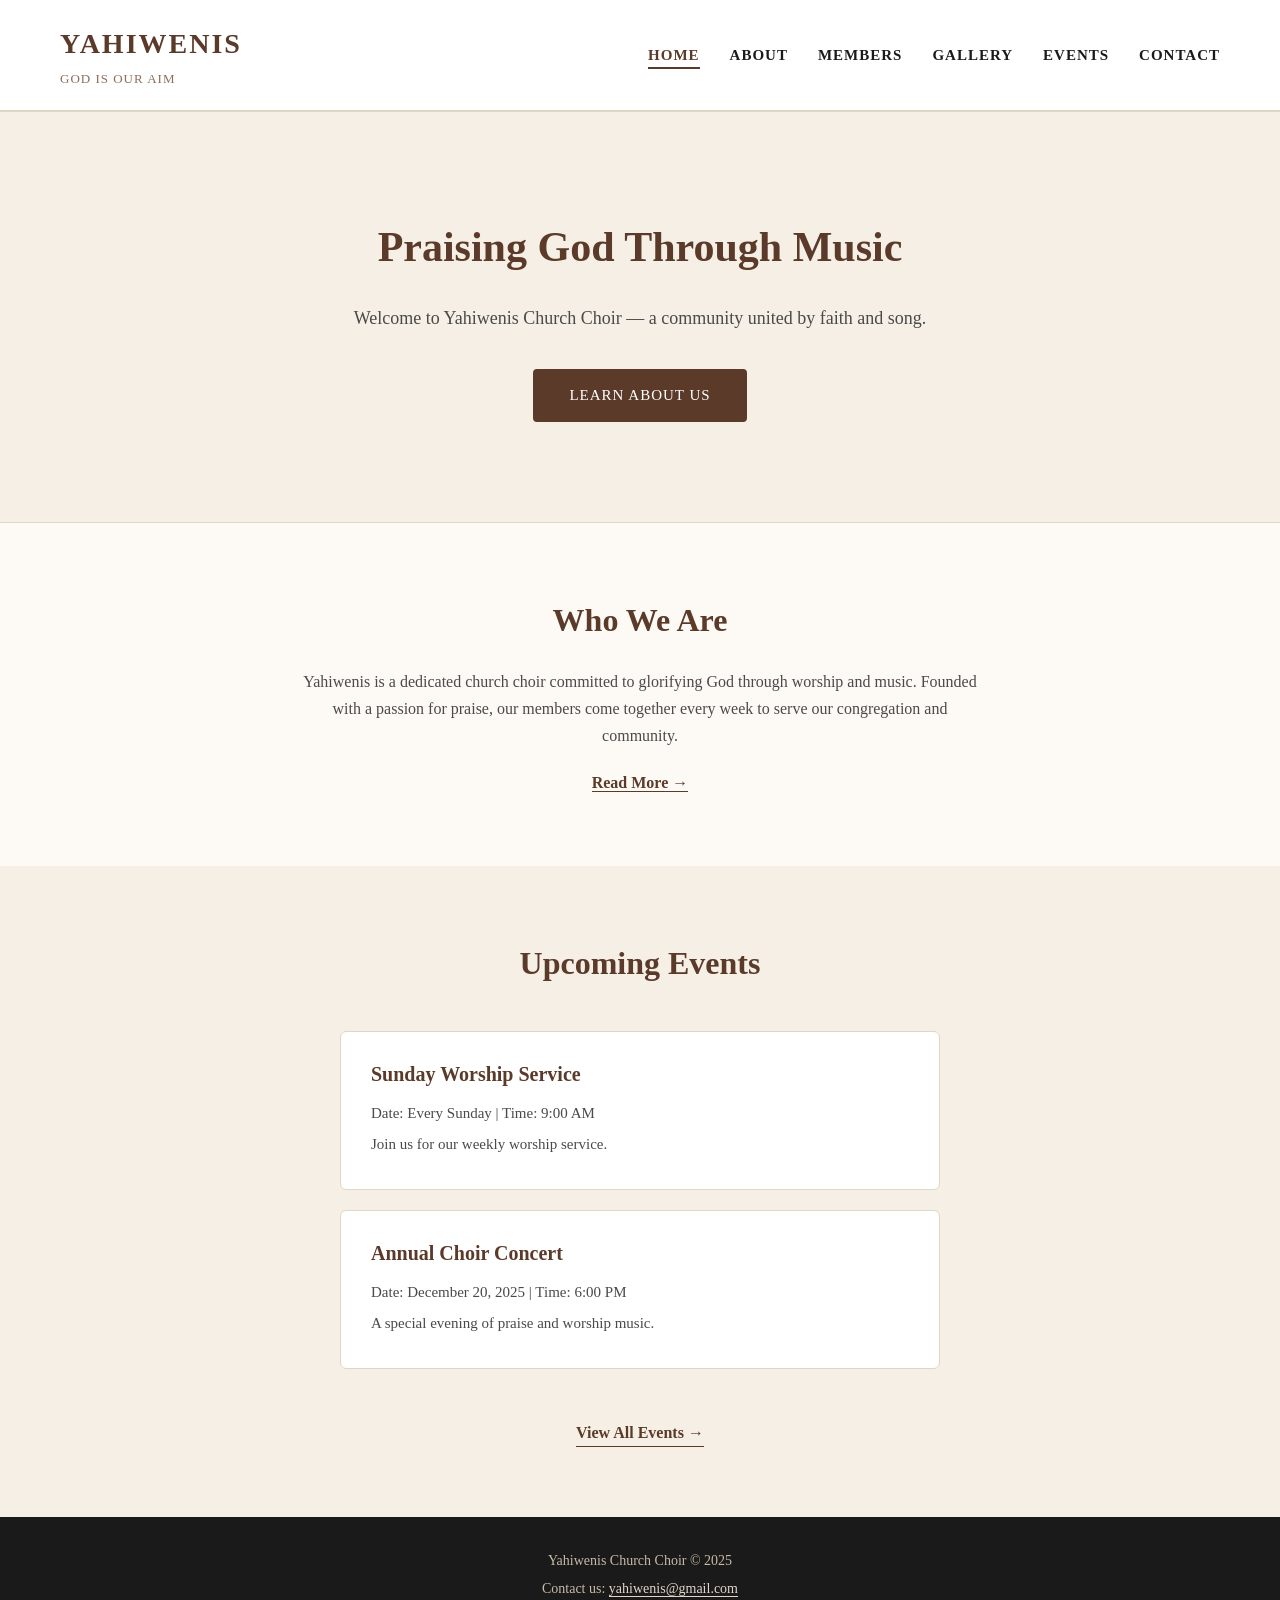
<file: index.html>
<!DOCTYPE html>
<html lang="en">

  <head>
    <meta charset="UTF-8">
    <meta name="viewport" content="width=device-width, initial-scale=1.0">
    <meta name="description" content="Yahiwenis Church Choir - Praising God through music">
    <title>Yahiwenis Church Choir</title>
    <link rel="stylesheet" href="styles.css">
  </head>

  <body>

    <!-- HEADER & NAVIGATION -->
    <header>
      <div class="logo">
        <h1>YAHIWENIS</h1>
        <p>GOD IS OUR AIM</p>
      </div>

      <nav>
  <button class="hamburger" id="hamburger">☰</button>
  <ul id="nav-links">
    <li><a href="index.html">Home</a></li>
    <li><a href="about.html">About</a></li>
    <li><a href="members.html">Members</a></li>
    <li><a href="gallery.html">Gallery</a></li>
    <li><a href="events.html">Events</a></li>
    <li><a href="contact.html">Contact</a></li>
  </ul>
</nav>
    </header>

     
    <main>

      
      <section class="hero">
        <h2>Praising God Through Music</h2>
        <p>Welcome to Yahiwenis Church Choir — a community united by faith and song.</p>
        <a href="about.html" class="btn">Learn About Us</a>
      </section>

      
      <section class="about-preview">
        <h2>Who We Are</h2>
        <p>
          Yahiwenis is a dedicated church choir committed to glorifying God 
          through worship and music. Founded with a passion for praise, 
          our members come together every week to serve our congregation 
          and community.
        </p>
        <a href="about.html">Read More →</a>
      </section>

      
      <section class="events-preview">
        <h2>Upcoming Events</h2>

        <article class="event-card">
          <h3>Sunday Worship Service</h3>
          <p>Date: Every Sunday | Time: 9:00 AM</p>
          <p>Join us for our weekly worship service.</p>
        </article>

        <article class="event-card">
          <h3>Annual Choir Concert</h3>
          <p>Date: December 20, 2025 | Time: 6:00 PM</p>
          <p>A special evening of praise and worship music.</p>
        </article>

        <a href="events.html">View All Events →</a>
      </section>

    </main>

     
    <footer>
      <p>Yahiwenis Church Choir &copy; 2025</p>
      <p>Contact us: <a href="mailto:yahiwenis@gmail.com">yahiwenis@gmail.com</a></p>
    </footer>
   <script src="yahiwenis.js"></script>

  </body>

</html>
</file>
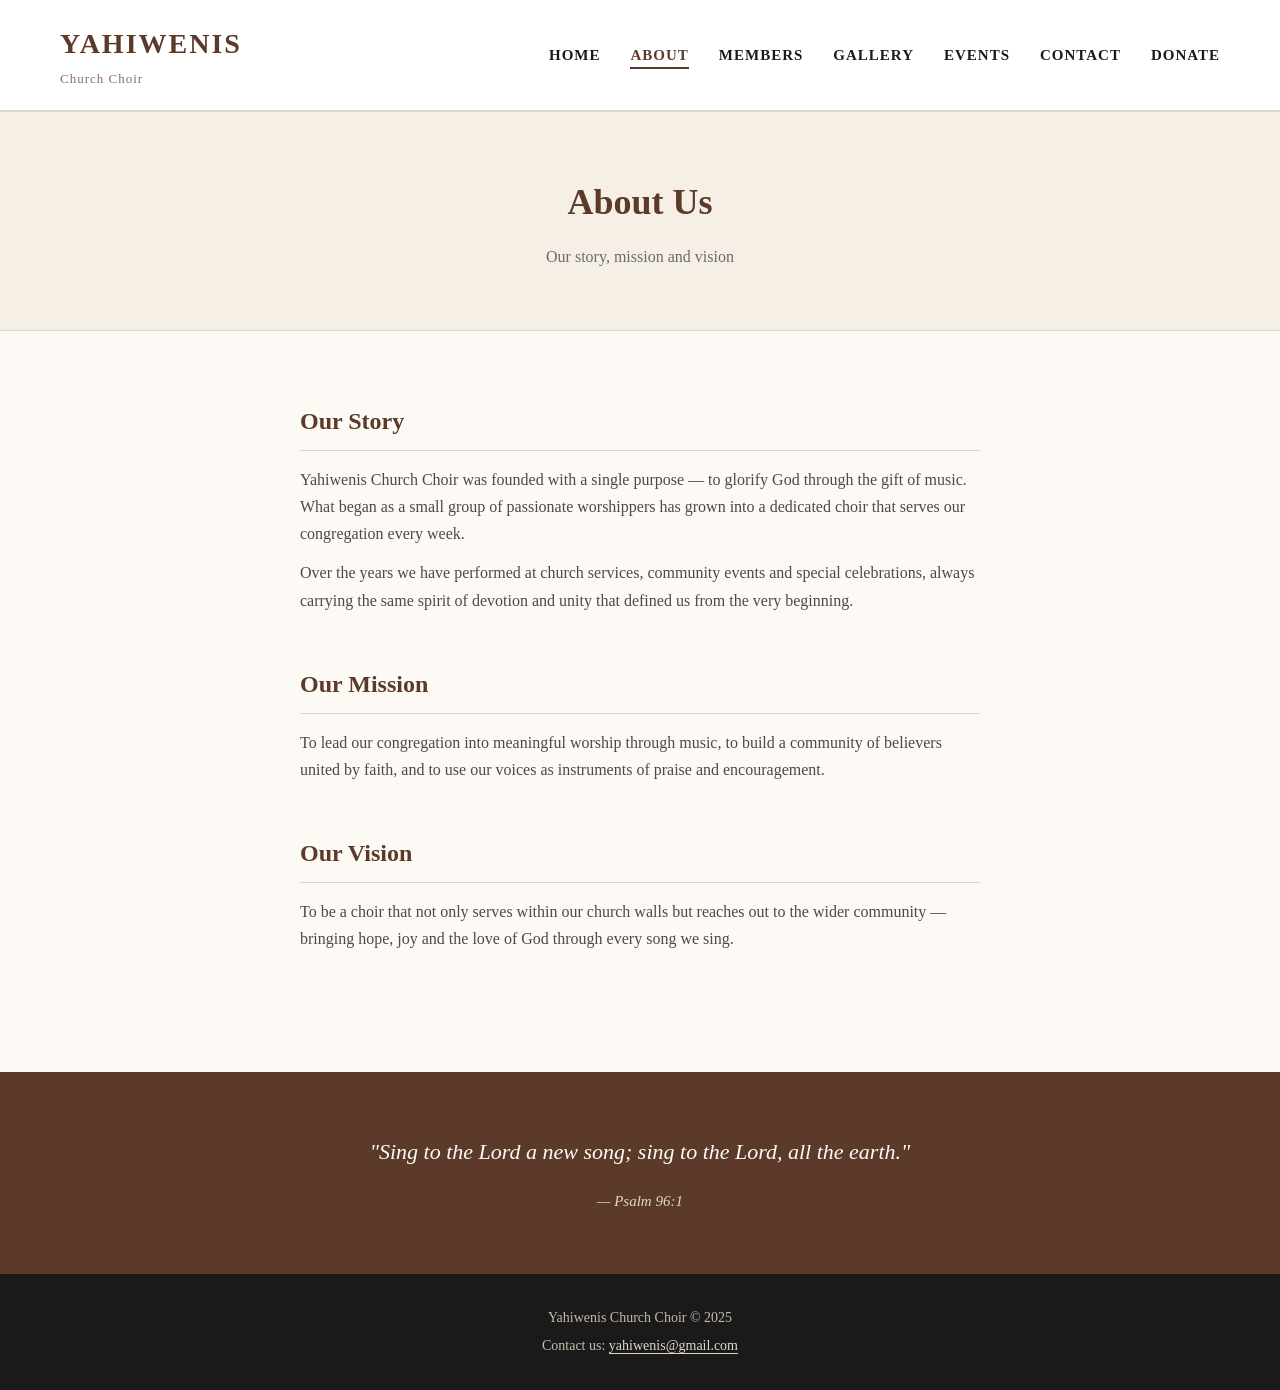
<file: about.html>
<!DOCTYPE html>
<html lang="en">

  <head>
    <meta charset="UTF-8">
    <meta name="viewport" content="width=device-width, initial-scale=1.0">
    <meta name="description" content="About Yahiwenis Church Choir">
    <title>About | Yahiwenis Church Choir</title>
    <link rel="stylesheet" href="styles.css">
  </head>

  <body>

    
    <header>
      <div class="logo">
        <h1>Yahiwenis</h1>
        <p>Church Choir</p>
      </div>

      <nav>
  <button class="hamburger" id="hamburger">☰</button>
  <ul id="nav-links">
          <li><a href="index.html">Home</a></li>
          <li><a href="about.html">About</a></li>
          <li><a href="members.html">Members</a></li>
          <li><a href="gallery.html">Gallery</a></li>
          <li><a href="events.html">Events</a></li>
          <li><a href="contact.html">Contact</a></li>
          <li><a href="donate.html">Donate</a></li>
        </ul>
      </nav>
    </header>

    
    <main>

      
      <section class="page-hero">
        <h2>About Us</h2>
        <p>Our story, mission and vision</p>
      </section>

       
      <section class="about-story">
        <div class="about-block">
          <h3>Our Story</h3>
          <p>
            Yahiwenis Church Choir was founded with a single purpose — 
            to glorify God through the gift of music. What began as a 
            small group of passionate worshippers has grown into a 
            dedicated choir that serves our congregation every week.
          </p>
          <p>
            Over the years we have performed at church services, 
            community events and special celebrations, always carrying 
            the same spirit of devotion and unity that defined us 
            from the very beginning.
          </p>
        </div>

        <div class="about-block">
          <h3>Our Mission</h3>
          <p>
            To lead our congregation into meaningful worship through 
            music, to build a community of believers united by faith, 
            and to use our voices as instruments of praise and 
            encouragement.
          </p>
        </div>

        <div class="about-block">
          <h3>Our Vision</h3>
          <p>
            To be a choir that not only serves within our church walls 
            but reaches out to the wider community — bringing hope, 
            joy and the love of God through every song we sing.
          </p>
        </div>
      </section>

      
      <section class="quote-section">
        <blockquote>
          "Sing to the Lord a new song; sing to the Lord, all the earth."
        </blockquote>
        <cite>— Psalm 96:1</cite>
      </section>

    </main>

     
    <footer>
      <p>Yahiwenis Church Choir &copy; 2025</p>
      <p>Contact us: <a href="mailto:yahiwenis@gmail.com">yahiwenis@gmail.com</a></p>
    </footer>
    <script src="yahiwenis.js"></script>

  </body>

</html>
</file>
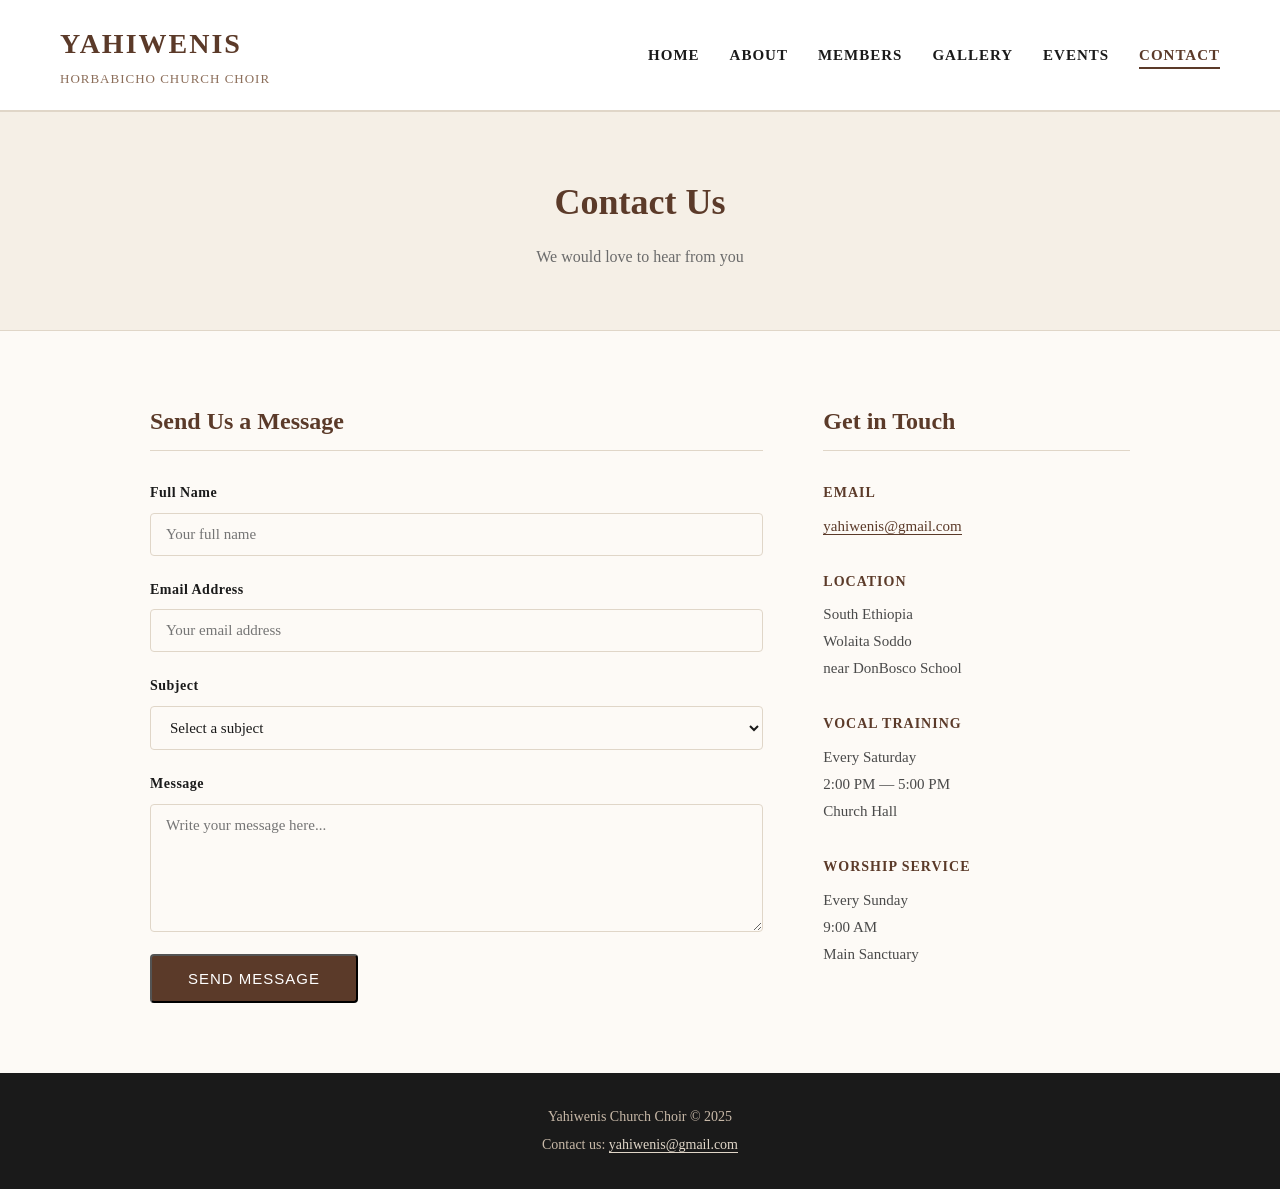
<file: contact.html>
<!DOCTYPE html>
<html lang="en">

  <head>
    <meta charset="UTF-8">
    <meta name="viewport" content="width=device-width, initial-scale=1.0">
    <meta name="description" content="Contact Yahiwenis Church Choir">
    <title>Contact | Yahiwenis Church Choir</title>
    <link rel="stylesheet" href="styles.css">
  </head>

  <body>

   
    <header>
      <div class="logo">
        <h1>Yahiwenis</h1>
        <p>HORBABICHO CHURCH CHOIR</p>
      </div>

       <nav>
  <button class="hamburger" id="hamburger">☰</button>
  <ul id="nav-links">
          <li><a href="index.html">Home</a></li>
          <li><a href="about.html">About</a></li>
          <li><a href="members.html">Members</a></li>
          <li><a href="gallery.html">Gallery</a></li>
          <li><a href="events.html">Events</a></li>
          <li><a href="contact.html">Contact</a></li>
        </ul>
      </nav>
    </header>

   
    <main>

      
      <section class="page-hero">
        <h2>Contact Us</h2>
        <p>We would love to hear from you</p>
      </section>

      
      <section class="contact-section">

         
        <div class="contact-form-wrapper">
          <h3>Send Us a Message</h3>

          <form name="contact" method="post" action="#" id="contactForm">

            <div class="form-group">
              <label for="name">Full Name</label>
              <input type="text" id="name" name="name" 
                     placeholder="Your full name" required>
            </div>

            <div class="form-group">
              <label for="email">Email Address</label>
              <input type="text" id="email" name="email" 
                     placeholder="Your email address" required>
            </div>

            <div class="form-group">
              <label for="subject">Subject</label>
              <select id="subject" name="subject">
                <option value="">Select a subject</option>
                <option value="general">General Inquiry</option>
                <option value="membership">Choir Membership</option>
                <option value="events">Events Information</option>
                <option value="performance">Performance Request</option>
                <option value="other">Other</option>
              </select>
            </div>

            <div class="form-group">
              <label for="message">Message</label>
              <textarea id="message" name="message" rows="6"
                        placeholder="Write your message here..." 
                        required></textarea>
            </div>

            <button type="submit" class="btn">Send Message</button>

          </form>
        </div>

         
        <div class="contact-info-wrapper">
          <h3>Get in Touch</h3>

          <div class="contact-info-block">
            <h4>Email</h4>
            <p><a href="mailto:danielgelchu0@gmail.com">yahiwenis@gmail.com</a></p>
          </div>

          <div class="contact-info-block">
            <h4>Location</h4>
            <p>South Ethiopia <br>
               Wolaita Soddo<br>
              near DonBosco School</p>
          </div>

          <div class="contact-info-block">
            <h4>Vocal Training</h4>
            <p>Every Saturday<br>
               2:00 PM — 5:00 PM<br>
               Church Hall</p>
          </div>

          <div class="contact-info-block">
            <h4>Worship Service</h4>
            <p>Every Sunday<br>
               9:00 AM<br>
               Main Sanctuary</p>
          </div>

        </div>

      </section>

    </main>

    <!-- FOOTER -->
    <footer>
      <p>Yahiwenis Church Choir &copy; 2025</p>
      <p>Contact us: <a href="mailto:danielgelchu0@gmail.com">yahiwenis@gmail.com</a></p>
    </footer>

    <script src="yahiwenis.js"></script>

  </body>

</html>
</file>
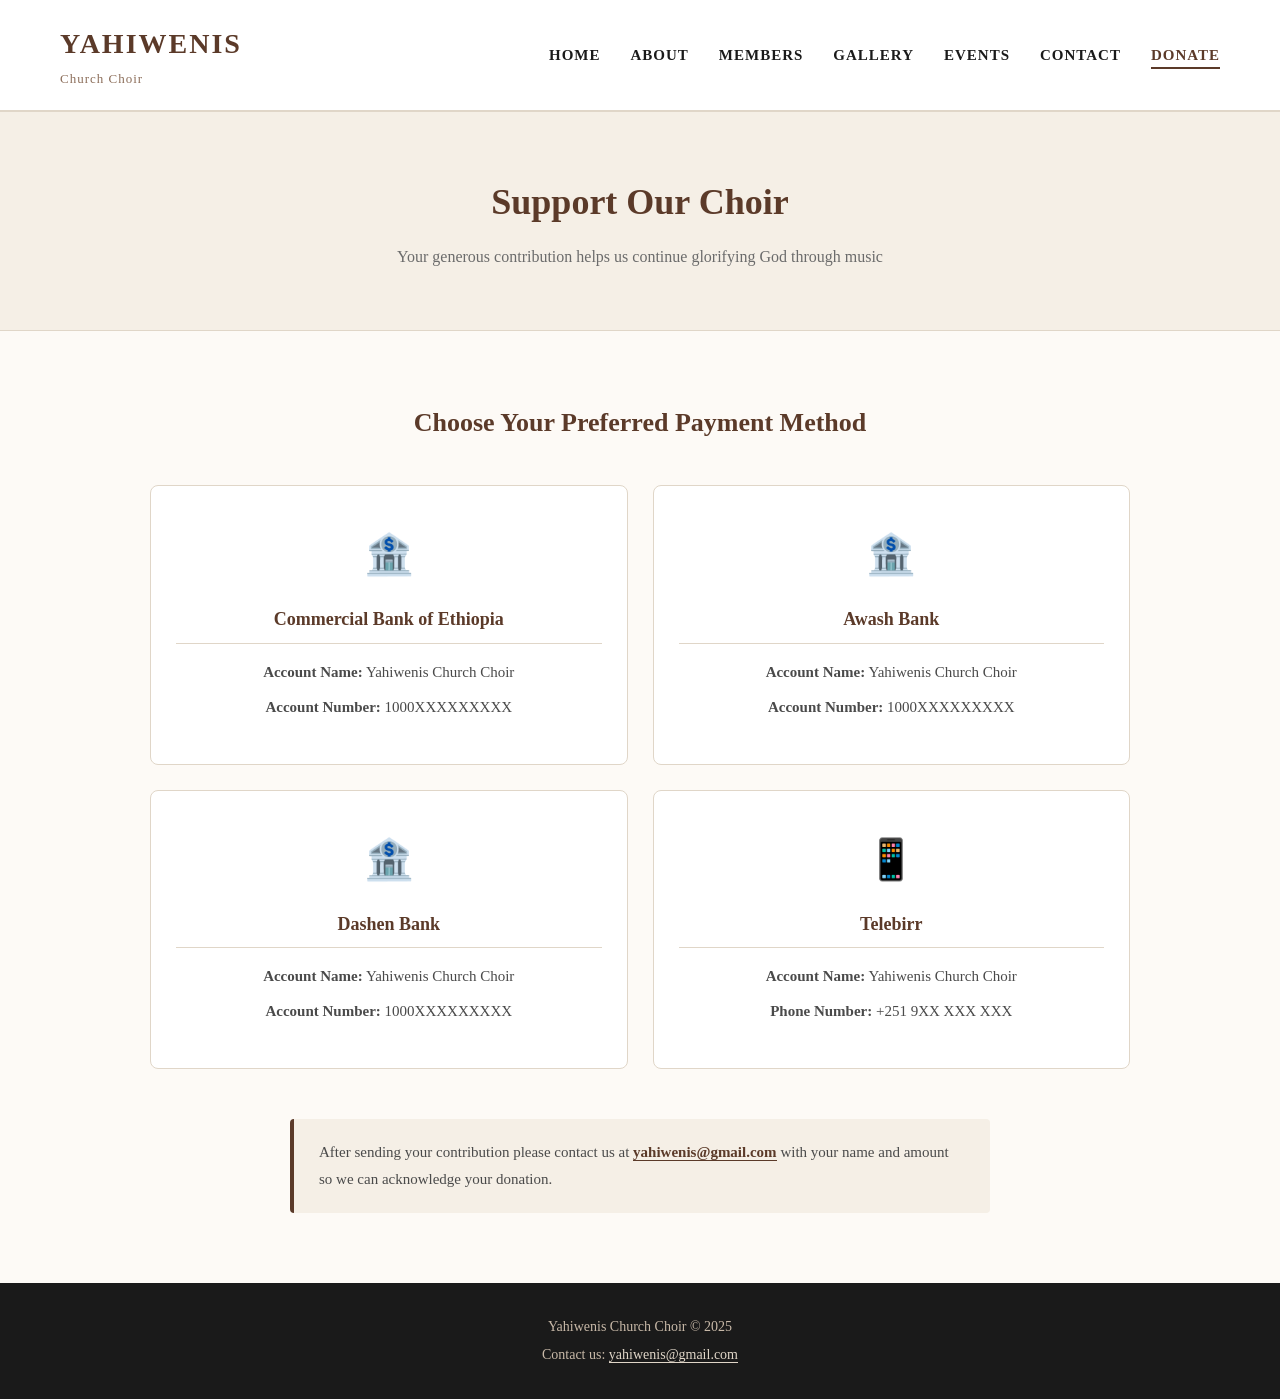
<file: donate.html>
<!DOCTYPE html>
<html lang="en">

  <head>
    <meta charset="UTF-8">
    <meta name="viewport" content="width=device-width, initial-scale=1.0">
    <meta name="description" content="About Yahiwenis Church Choir">
    <title>About | Yahiwenis Church Choir</title>
    <link rel="stylesheet" href="styles.css">
  </head>

  <body>

    
    <header>
      <div class="logo">
        <h1>Yahiwenis</h1>
        <p>Church Choir</p>
      </div>

      <nav>
  <button class="hamburger" id="hamburger">☰</button>
  <ul id="nav-links">
          <li><a href="index.html">Home</a></li>
          <li><a href="about.html">About</a></li>
          <li><a href="members.html">Members</a></li>
          <li><a href="gallery.html">Gallery</a></li>
          <li><a href="events.html">Events</a></li>
          <li><a href="contact.html">Contact</a></li>
          <li><a href="donate.html">Donate</a></li>
        </ul>
      </nav>
    </header>

   

<main>

  <section class="page-hero">
    <h2>Support Our Choir</h2>
    <p>Your generous contribution helps us continue glorifying God through music</p>
  </section>

  <section class="donate-section">

    <h3 class="donate-title">Choose Your Preferred Payment Method</h3>

    <div class="donate-cards">

      <div class="donate-card">
        <div class="donate-icon">🏦</div>
        <h4>Commercial Bank of Ethiopia</h4>
        <p><strong>Account Name:</strong> Yahiwenis Church Choir</p>
        <p><strong>Account Number:</strong> 1000XXXXXXXXX</p>
      </div>

      <div class="donate-card">
        <div class="donate-icon">🏦</div>
        <h4>Awash Bank</h4>
        <p><strong>Account Name:</strong> Yahiwenis Church Choir</p>
        <p><strong>Account Number:</strong> 1000XXXXXXXXX</p>
      </div>

      <div class="donate-card">
        <div class="donate-icon">🏦</div>
        <h4>Dashen Bank</h4>
        <p><strong>Account Name:</strong> Yahiwenis Church Choir</p>
        <p><strong>Account Number:</strong> 1000XXXXXXXXX</p>
      </div>

      <div class="donate-card">
        <div class="donate-icon">📱</div>
        <h4>Telebirr</h4>
        <p><strong>Account Name:</strong> Yahiwenis Church Choir</p>
        <p><strong>Phone Number:</strong> +251 9XX XXX XXX</p>
      </div>

    </div>

    <div class="donate-note">
      <p>After sending your contribution please contact us at
        <a href="mailto:yahiwenis@gmail.com">yahiwenis@gmail.com</a>
        with your name and amount so we can acknowledge your donation.
      </p>
    </div>

  </section>

  </main>

  <footer>
    <p>Yahiwenis Church Choir &copy; 2025</p>
    <p>Contact us: <a href="mailto:yahiwenis@gmail.com">yahiwenis@gmail.com</a></p>
  </footer>
  <script src="yahiwenis.js"></script>

  </body>
</html>
</file>
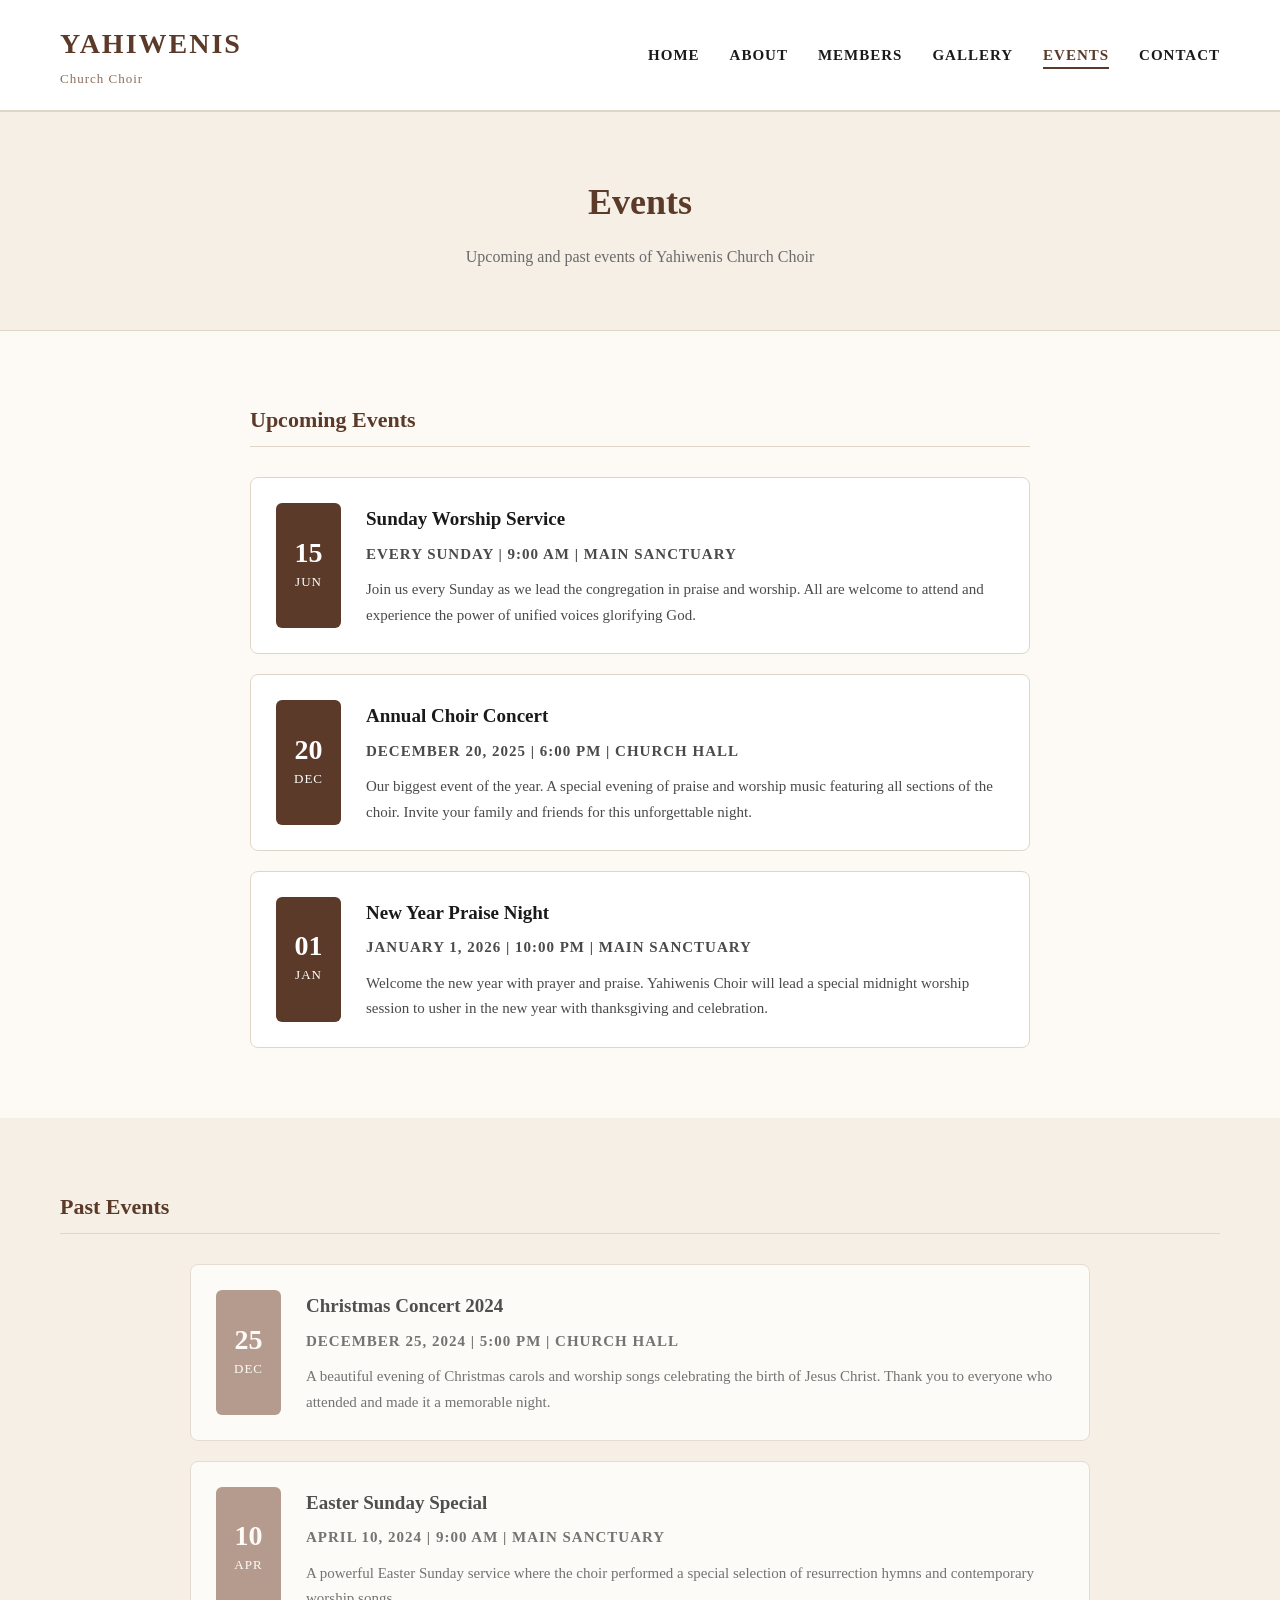
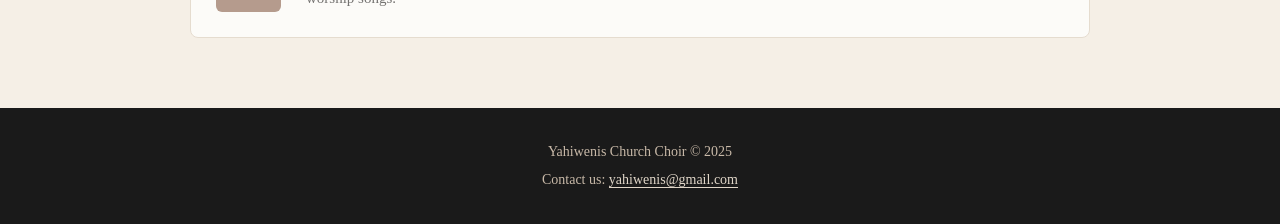
<file: events.html>
<!DOCTYPE html>
<html lang="en">

  <head>
    <meta charset="UTF-8">
    <meta name="viewport" content="width=device-width, initial-scale=1.0">
    <meta name="description" content="Upcoming events of Yahiwenis Church Choir">
    <title>Events | Yahiwenis Church Choir</title>
    <link rel="stylesheet" href="styles.css">
  </head>

  <body>

     
    <header>
      <div class="logo">
        <h1>Yahiwenis</h1>
        <p>Church Choir</p>
      </div>

       <nav>
  <button class="hamburger" id="hamburger">☰</button>
  <ul id="nav-links">
          <li><a href="index.html">Home</a></li>
          <li><a href="about.html">About</a></li>
          <li><a href="members.html">Members</a></li>
          <li><a href="gallery.html">Gallery</a></li>
          <li><a href="events.html">Events</a></li>
          <li><a href="contact.html">Contact</a></li>
        </ul>
      </nav>
    </header>

    
    <main>

       
      <section class="page-hero">
        <h2>Events</h2>
        <p>Upcoming and past events of Yahiwenis Church Choir</p>
      </section>

      
      <section class="events-section">
        <h3 class="events-group-title">Upcoming Events</h3>

        <div class="events-list">

          <article class="event-detail-card">
            <div class="event-date">
              <span class="event-day">15</span>
              <span class="event-month">Jun</span>
            </div>
            <div class="event-info">
              <h4>Sunday Worship Service</h4>
              <p class="event-meta">Every Sunday | 9:00 AM | Main Sanctuary</p>
              <p>Join us every Sunday as we lead the congregation in 
              praise and worship. All are welcome to attend and 
              experience the power of unified voices glorifying God.</p>
            </div>
          </article>

          <article class="event-detail-card">
            <div class="event-date">
              <span class="event-day">20</span>
              <span class="event-month">Dec</span>
            </div>
            <div class="event-info">
              <h4>Annual Choir Concert</h4>
              <p class="event-meta">December 20, 2025 | 6:00 PM | Church Hall</p>
              <p>Our biggest event of the year. A special evening of 
              praise and worship music featuring all sections of the 
              choir. Invite your family and friends for this 
              unforgettable night.</p>
            </div>
          </article>

          <article class="event-detail-card">
            <div class="event-date">
              <span class="event-day">01</span>
              <span class="event-month">Jan</span>
            </div>
            <div class="event-info">
              <h4>New Year Praise Night</h4>
              <p class="event-meta">January 1, 2026 | 10:00 PM | Main Sanctuary</p>
              <p>Welcome the new year with prayer and praise. 
              Yahiwenis Choir will lead a special midnight worship 
              session to usher in the new year with thanksgiving 
              and celebration.</p>
            </div>
          </article>

        </div>
      </section>

       
      <section class="events-section past-events">
        <h3 class="events-group-title">Past Events</h3>

        <div class="events-list">

          <article class="event-detail-card past">
            <div class="event-date past-date">
              <span class="event-day">25</span>
              <span class="event-month">Dec</span>
            </div>
            <div class="event-info">
              <h4>Christmas Concert 2024</h4>
              <p class="event-meta">December 25, 2024 | 5:00 PM | Church Hall</p>
              <p>A beautiful evening of Christmas carols and worship 
              songs celebrating the birth of Jesus Christ. Thank you 
              to everyone who attended and made it a memorable night.</p>
            </div>
          </article>

          <article class="event-detail-card past">
            <div class="event-date past-date">
              <span class="event-day">10</span>
              <span class="event-month">Apr</span>
            </div>
            <div class="event-info">
              <h4>Easter Sunday Special</h4>
              <p class="event-meta">April 10, 2024 | 9:00 AM | Main Sanctuary</p>
              <p>A powerful Easter Sunday service where the choir 
              performed a special selection of resurrection hymns 
              and contemporary worship songs.</p>
            </div>
          </article>

        </div>
      </section>

    </main>

     
    <footer>
      <p>Yahiwenis Church Choir &copy; 2025</p>
      <p>Contact us: <a href="mailto:yahiwenis@gmail.com">yahiwenis@gmail.com</a></p>
    </footer>
    <script src="yahiwenis.js"></script>

  </body>

</html>
</file>
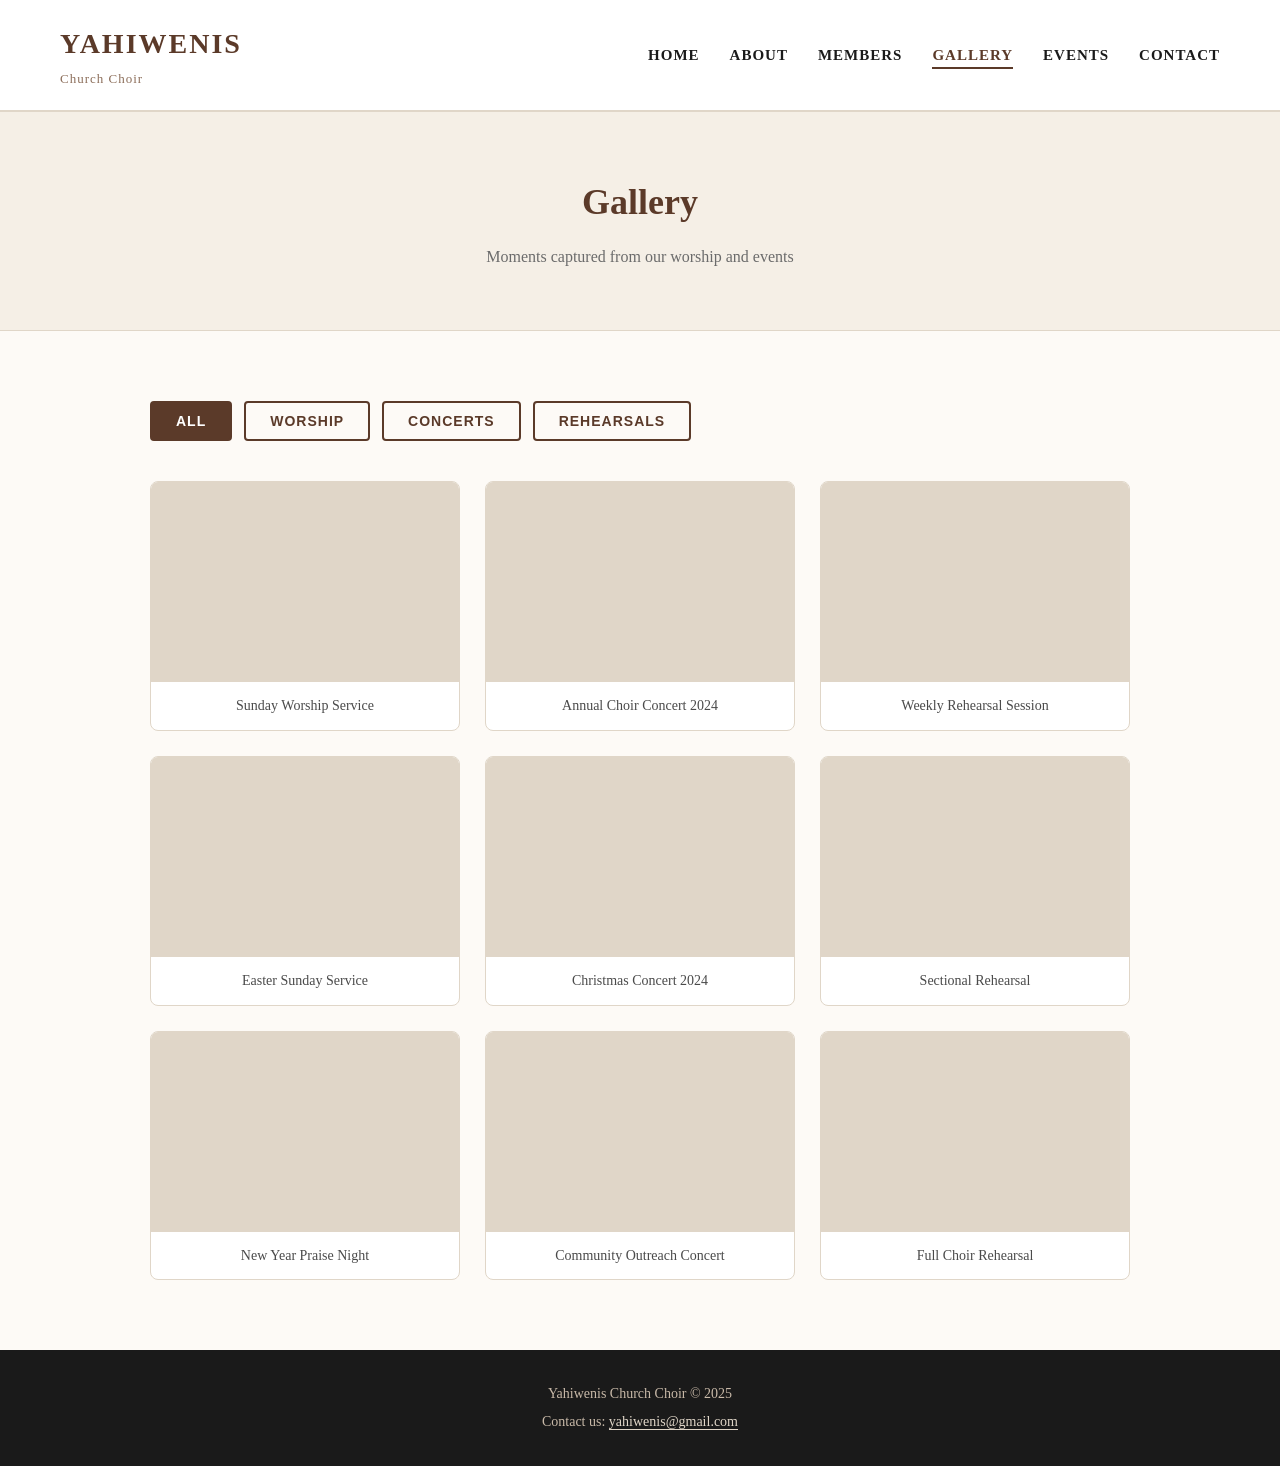
<file: gallery.html>
<!DOCTYPE html>
<html lang="en">

  <head>
    <meta charset="UTF-8">
    <meta name="viewport" content="width=device-width, initial-scale=1.0">
    <meta name="description" content="Photo gallery of Yahiwenis Church Choir">
    <title>Gallery | Yahiwenis Church Choir</title>
    <link rel="stylesheet" href="styles.css">
  </head>

  <body>

    
    <header>
      <div class="logo">
        <h1>Yahiwenis</h1>
        <p>Church Choir</p>
      </div>

       <nav>
  <button class="hamburger" id="hamburger">☰</button>
  <ul id="nav-links">
          <li><a href="index.html">Home</a></li>
          <li><a href="about.html">About</a></li>
          <li><a href="members.html">Members</a></li>
          <li><a href="gallery.html">Gallery</a></li>
          <li><a href="events.html">Events</a></li>
          <li><a href="contact.html">Contact</a></li>
        </ul>
      </nav>
    </header>

     
    <main>

       
      <section class="page-hero">
        <h2>Gallery</h2>
        <p>Moments captured from our worship and events</p>
      </section>

      
      <section class="gallery-section">

        <div class="gallery-filters">
          <button class="filter-btn active" data-filter="all">All</button>
          <button class="filter-btn" data-filter="worship">Worship</button>
          <button class="filter-btn" data-filter="concert">Concerts</button>
          <button class="filter-btn" data-filter="rehearsal">Rehearsals</button>
        </div>

         
        <div class="gallery-grid">

          <div class="gallery-item" data-category="worship">
            <div class="gallery-photo placeholder"></div>
            <p class="gallery-caption">Sunday Worship Service</p>
          </div>

          <div class="gallery-item" data-category="concert">
            <div class="gallery-photo placeholder"></div>
            <p class="gallery-caption">Annual Choir Concert 2024</p>
          </div>

          <div class="gallery-item" data-category="rehearsal">
            <div class="gallery-photo placeholder"></div>
            <p class="gallery-caption">Weekly Rehearsal Session</p>
          </div>

          <div class="gallery-item" data-category="worship">
            <div class="gallery-photo placeholder"></div>
            <p class="gallery-caption">Easter Sunday Service</p>
          </div>

          <div class="gallery-item" data-category="concert">
            <div class="gallery-photo placeholder"></div>
            <p class="gallery-caption">Christmas Concert 2024</p>
          </div>

          <div class="gallery-item" data-category="rehearsal">
            <div class="gallery-photo placeholder"></div>
            <p class="gallery-caption">Sectional Rehearsal</p>
          </div>

          <div class="gallery-item" data-category="worship">
            <div class="gallery-photo placeholder"></div>
            <p class="gallery-caption">New Year Praise Night</p>
          </div>

          <div class="gallery-item" data-category="concert">
            <div class="gallery-photo placeholder"></div>
            <p class="gallery-caption">Community Outreach Concert</p>
          </div>

          <div class="gallery-item" data-category="rehearsal">
            <div class="gallery-photo placeholder"></div>
            <p class="gallery-caption">Full Choir Rehearsal</p>
          </div>

        </div>
      </section>

    </main>

     
    <footer>
      <p>Yahiwenis Church Choir &copy; 2025</p>
      <p>Contact us: <a href="mailto:yahiwenis@gmail.com">yahiwenis@gmail.com</a></p>
    </footer>

    <script src="yahiwenis.js"></script>

  </body>

</html>
</file>
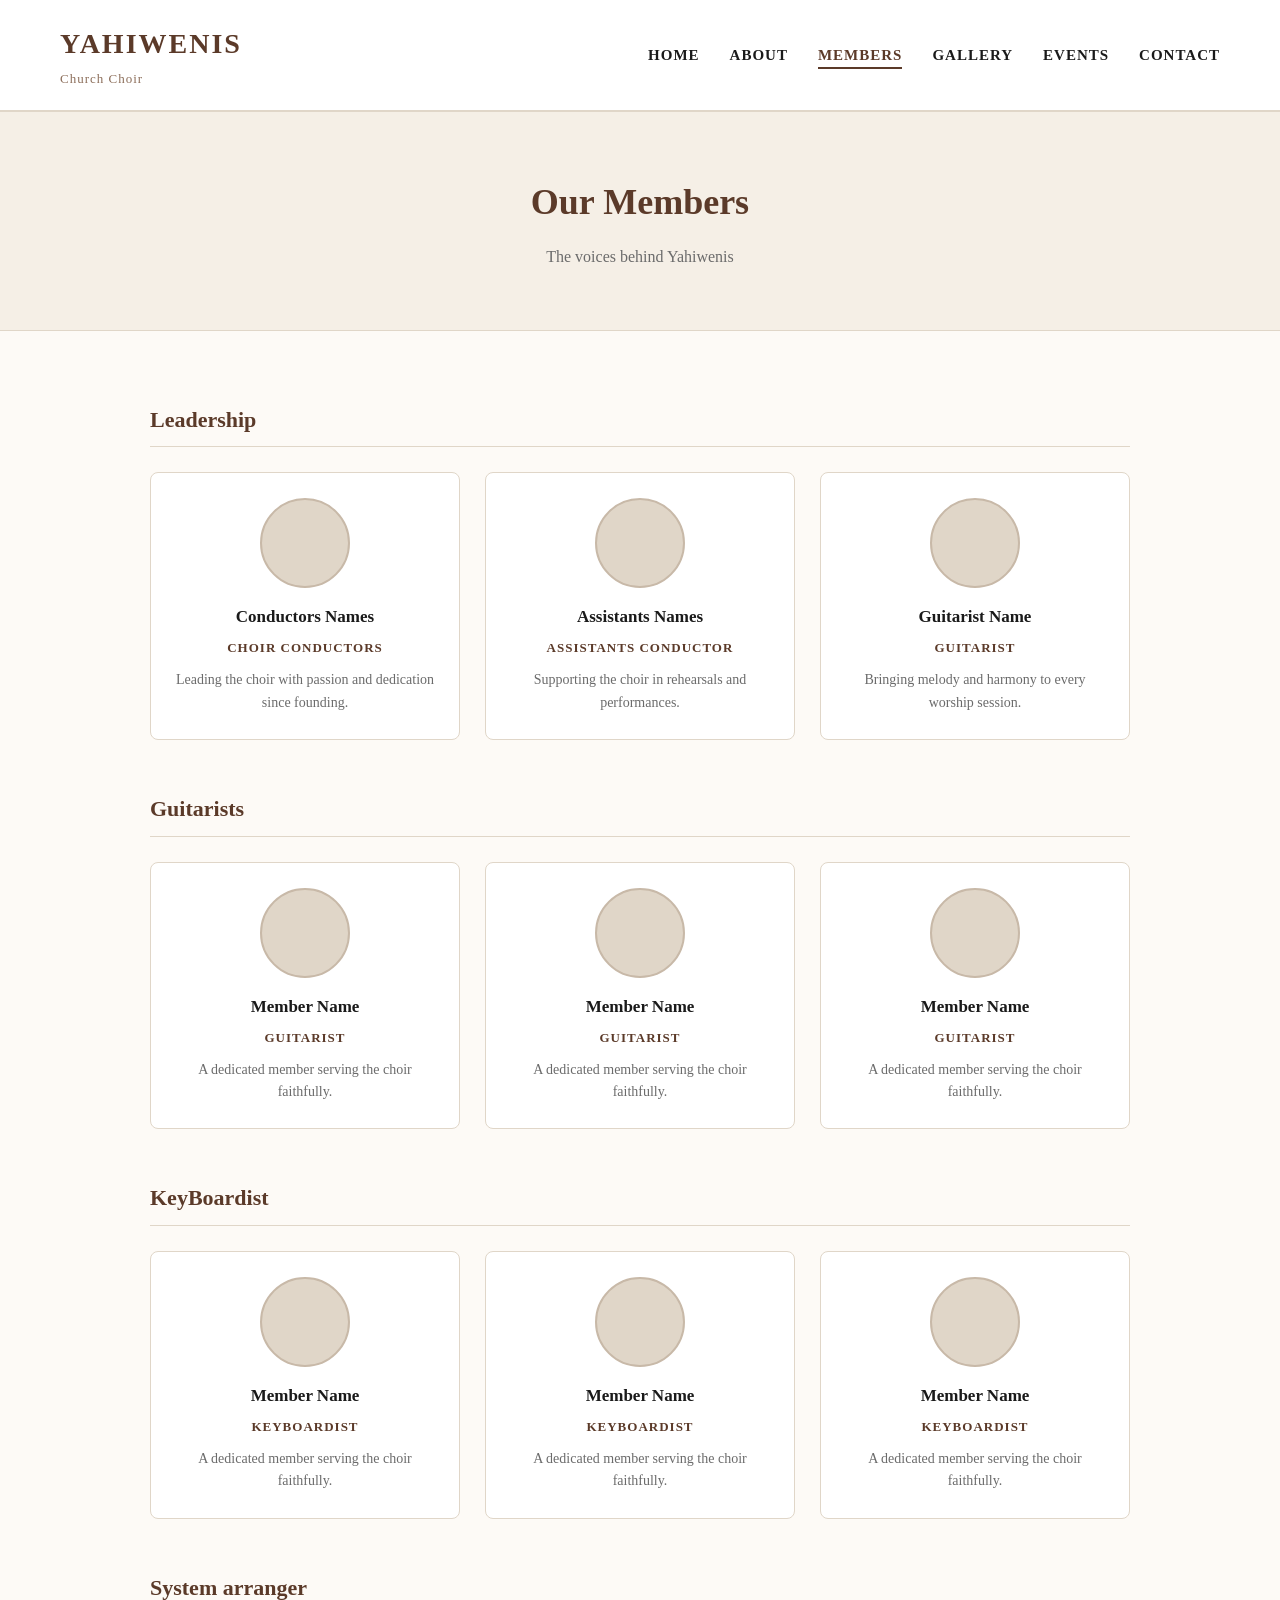
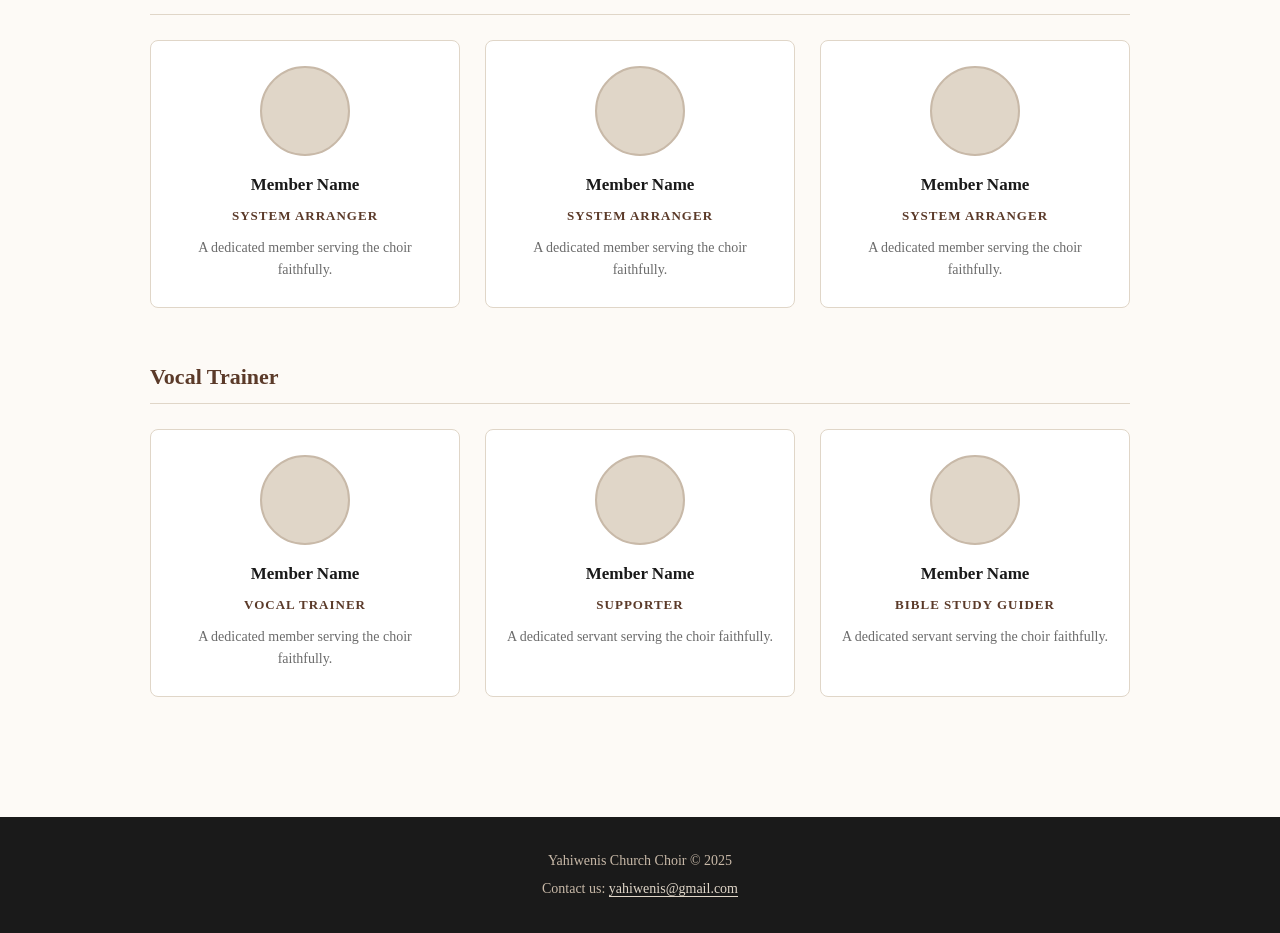
<file: members.html>
<!DOCTYPE html>
<html lang="en">

  <head>
    <meta charset="UTF-8">
    <meta name="viewport" content="width=device-width, initial-scale=1.0">
    <meta name="description" content="Meet the members of Yahiwenis Church Choir">
    <title>Members | Yahiwenis Church Choir</title>
    <link rel="stylesheet" href="styles.css">
  </head>

  <body>

    
    <header>
      <div class="logo">
        <h1>Yahiwenis</h1>
        <p>Church Choir</p>
      </div>

       <nav>
  <button class="hamburger" id="hamburger">☰</button>
  <ul id="nav-links">
          <li><a href="index.html">Home</a></li>
          <li><a href="about.html">About</a></li>
          <li><a href="members.html">Members</a></li>
          <li><a href="gallery.html">Gallery</a></li>
          <li><a href="events.html">Events</a></li>
          <li><a href="contact.html">Contact</a></li>
        </ul>
      </nav>
    </header>

     
    <main>

       
      <section class="page-hero">
        <h2>Our Members</h2>
        <p>The voices behind Yahiwenis</p>
      </section>
 
      <section class="members-section">

 
        <h3 class="members-group-title">Leadership</h3>
        <div class="members-grid">

          <div class="member-card">
            <div class="member-photo placeholder"></div>
            <h4>Conductors Names</h4>
            <p class="member-role">Choir Conductors</p>
            <p class="member-bio">Leading the choir with passion and dedication since founding.</p>
          </div>

          <div class="member-card">
            <div class="member-photo placeholder"></div>
            <h4>Assistants Names</h4>
            <p class="member-role">Assistants Conductor</p>
            <p class="member-bio">Supporting the choir in rehearsals and performances.</p>
          </div>

          <div class="member-card">
            <div class="member-photo placeholder"></div>
            <h4>Guitarist Name</h4>
            <p class="member-role">Guitarist</p>
            <p class="member-bio">Bringing melody and harmony to every worship session.</p>
          </div>

        </div>

      
        <h3 class="members-group-title">Guitarists</h3>
        <div class="members-grid">

          <div class="member-card">
            <div class="member-photo placeholder"></div>
            <h4>Member Name</h4>
            <p class="member-role">Guitarist</p>
            <p class="member-bio">A dedicated member serving the choir faithfully.</p>
          </div>

          <div class="member-card">
            <div class="member-photo placeholder"></div>
            <h4>Member Name</h4>
            <p class="member-role">Guitarist</p>
            <p class="member-bio">A dedicated member serving the choir faithfully.</p>
          </div>

          <div class="member-card">
            <div class="member-photo placeholder"></div>
            <h4>Member Name</h4>
            <p class="member-role">Guitarist</p>
            <p class="member-bio">A dedicated member serving the choir faithfully.</p>
          </div>

        </div>

       
        <h3 class="members-group-title">KeyBoardist</h3>
        <div class="members-grid">

          <div class="member-card">
            <div class="member-photo placeholder"></div>
            <h4>Member Name</h4>
            <p class="member-role">KeyBoardist</p>
            <p class="member-bio">A dedicated member serving the choir faithfully.</p>
          </div>

          <div class="member-card">
            <div class="member-photo placeholder"></div>
            <h4>Member Name</h4>
            <p class="member-role">KeyBoardist</p>
            <p class="member-bio">A dedicated member serving the choir faithfully.</p>
          </div>

          <div class="member-card">
            <div class="member-photo placeholder"></div>
            <h4>Member Name</h4>
            <p class="member-role">KeyBoardist</p>
            <p class="member-bio">A dedicated member serving the choir faithfully.</p>
          </div>

        </div>

         
        <h3 class="members-group-title">System arranger</h3>
        <div class="members-grid">

          <div class="member-card">
            <div class="member-photo placeholder"></div>
            <h4>Member Name</h4>
            <p class="member-role">System arranger</p>
            <p class="member-bio">A dedicated member serving the choir faithfully.</p>
          </div>

          <div class="member-card">
            <div class="member-photo placeholder"></div>
            <h4>Member Name</h4>
            <p class="member-role">System arranger</p>
            <p class="member-bio">A dedicated member serving the choir faithfully.</p>
          </div>

          <div class="member-card">
            <div class="member-photo placeholder"></div>
            <h4>Member Name</h4>
            <p class="member-role">System arranger</p>
            <p class="member-bio">A dedicated member serving the choir faithfully.</p>
          </div>

        </div>

       
        <h3 class="members-group-title">Vocal Trainer</h3>
        <div class="members-grid">

          <div class="member-card">
            <div class="member-photo placeholder"></div>
            <h4>Member Name</h4>
            <p class="member-role">Vocal Trainer</p>
            <p class="member-bio">A dedicated member serving the choir faithfully.</p>
          </div>

          <div class="member-card">
            <div class="member-photo placeholder"></div>
            <h4>Member Name</h4>
            <p class="member-role">Supporter</p>
            <p class="member-bio">A dedicated servant serving the choir faithfully.</p>
          </div>

          <div class="member-card">
            <div class="member-photo placeholder"></div>
            <h4>Member Name</h4>
            <p class="member-role">Bible Study Guider</p>
            <p class="member-bio">A dedicated servant serving the choir faithfully.</p>
          </div>

        </div>

      </section>

    </main>

    
    <footer>
      <p>Yahiwenis Church Choir &copy; 2025</p>
      <p>Contact us: <a href="mailto:yahiwenis@gmail.com">yahiwenis@gmail.com</a></p>
    </footer>
  <script src="yahiwenis.js"></script>

  </body>

</html>
</file>
<file: styles.css>
/* ===== BASE RESET ===== */
* {
  margin: 0;
  padding: 0;
  box-sizing: border-box;
}

body {
  font-family: 'Georgia', serif;
  background-color: #fdfaf6;
  color: #1a1a1a;
  line-height: 1.7;
}

a {
  text-decoration: none;
  color: inherit;
}

ul {
  list-style: none;
}
/* ===== HEADER ===== */
header {
  display: flex;
  justify-content: space-between;
  align-items: center;
  padding: 20px 60px;
  background-color: #ffffff;
  border-bottom: 2px solid #e0d6c8;
  position: sticky;
  top: 0;
  z-index: 100;
}

.logo h1 {
  font-size: 28px;
  color: #5b3a29;
  letter-spacing: 2px;
  text-transform: uppercase;
}

.logo p {
  font-size: 13px;
  color: #8c6e5a;
  letter-spacing: 1px;
}

nav ul {
  display: flex;
  gap: 30px;
}

nav ul li a {
  font-size: 15px;
  color: #1a1a1a;
  font-weight: bold;
  letter-spacing: 1px;
  text-transform: uppercase;
  padding-bottom: 4px;
  border-bottom: 2px solid transparent;
  transition: all 0.3s ease;
}

nav ul li a:hover {
  color: #5b3a29;
  border-bottom: 2px solid #5b3a29;
}
/* ===== HERO ===== */
.hero {
  text-align: center;
  padding: 100px 60px;
  background-color: #f5efe6;
  border-bottom: 1px solid #e0d6c8;
}

.hero h2 {
  font-size: 42px;
  color: #5b3a29;
  margin-bottom: 20px;
}

.hero p {
  font-size: 18px;
  color: #4a4a4a;
  margin-bottom: 35px;
  max-width: 600px;
  margin-left: auto;
  margin-right: auto;
}

.btn {
  display: inline-block;
  padding: 14px 36px;
  background-color: #5b3a29;
  color: #ffffff;
  border-radius: 4px;
  font-size: 15px;
  letter-spacing: 1px;
  text-transform: uppercase;
  transition: background-color 0.3s ease;
}

.btn:hover {
  background-color: #3d2519;
}
/* ===== ABOUT PREVIEW ===== */
.about-preview {
  padding: 70px 60px;
  max-width: 800px;
  margin: 0 auto;
  text-align: center;
}

.about-preview h2 {
  font-size: 32px;
  color: #5b3a29;
  margin-bottom: 20px;
}

.about-preview p {
  font-size: 16px;
  color: #4a4a4a;
  margin-bottom: 20px;
}

.about-preview a {
  color: #5b3a29;
  font-weight: bold;
  border-bottom: 1px solid #5b3a29;
}

/* ===== EVENTS PREVIEW ===== */
.events-preview {
  padding: 70px 60px;
  background-color: #f5efe6;
  text-align: center;
}

.events-preview h2 {
  font-size: 32px;
  color: #5b3a29;
  margin-bottom: 40px;
}

.events-preview > a {
  display: inline-block;
  margin-top: 30px;
  color: #5b3a29;
  font-weight: bold;
  border-bottom: 1px solid #5b3a29;
}

.event-card {
  background-color: #ffffff;
  border: 1px solid #e0d6c8;
  border-radius: 6px;
  padding: 25px 30px;
  margin: 0 auto 20px auto;
  max-width: 600px;
  text-align: left;
}

.event-card h3 {
  font-size: 20px;
  color: #5b3a29;
  margin-bottom: 10px;
}

.event-card p {
  font-size: 15px;
  color: #4a4a4a;
  margin-bottom: 6px;
}
/* ===== FOOTER ===== */
footer {
  text-align: center;
  padding: 30px 60px;
  background-color: #1a1a1a;
  color: #c8b9a8;
  font-size: 14px;
  line-height: 2;
}

footer a {
  color: #e0d6c8;
  border-bottom: 1px solid #e0d6c8;
}
/* ===== PAGE HERO (shared across all inner pages) ===== */
.page-hero {
  text-align: center;
  padding: 60px 60px;
  background-color: #f5efe6;
  border-bottom: 1px solid #e0d6c8;
}

.page-hero h2 {
  font-size: 36px;
  color: #5b3a29;
  margin-bottom: 10px;
}

.page-hero p {
  font-size: 16px;
  color: #6b6b6b;
}

/* ===== ABOUT STORY ===== */
.about-story {
  max-width: 800px;
  margin: 0 auto;
  padding: 70px 60px;
}

.about-block {
  margin-bottom: 50px;
}

.about-block h3 {
  font-size: 24px;
  color: #5b3a29;
  margin-bottom: 15px;
  padding-bottom: 8px;
  border-bottom: 1px solid #e0d6c8;
}

.about-block p {
  font-size: 16px;
  color: #4a4a4a;
  margin-bottom: 12px;
}

/* ===== QUOTE SECTION ===== */
.quote-section {
  background-color: #5b3a29;
  text-align: center;
  padding: 60px 60px;
}

.quote-section blockquote {
  font-size: 22px;
  color: #fdfaf6;
  font-style: italic;
  max-width: 700px;
  margin: 0 auto 15px auto;
  line-height: 1.8;
}

.quote-section cite {
  font-size: 15px;
  color: #e0d6c8;
}
/* ===== MEMBERS SECTION ===== */
.members-section {
  padding: 70px 60px;
  max-width: 1100px;
  margin: 0 auto;
}

.members-group-title {
  font-size: 22px;
  color: #5b3a29;
  margin-bottom: 25px;
  padding-bottom: 8px;
  border-bottom: 1px solid #e0d6c8;
}

.members-grid {
  display: grid;
  grid-template-columns: repeat(3, 1fr);
  gap: 25px;
  margin-bottom: 50px;
}

.member-card {
  background-color: #ffffff;
  border: 1px solid #e0d6c8;
  border-radius: 8px;
  padding: 25px 20px;
  text-align: center;
  transition: box-shadow 0.3s ease;
}

.member-card:hover {
  box-shadow: 0 4px 16px rgba(0, 0, 0, 0.1);
}

.member-photo {
  width: 90px;
  height: 90px;
  border-radius: 50%;
  margin: 0 auto 15px auto;
}

.member-photo.placeholder {
  background-color: #e0d6c8;
  border: 2px solid #c8b9a8;
}

.member-card h4 {
  font-size: 17px;
  color: #1a1a1a;
  margin-bottom: 5px;
}

.member-role {
  font-size: 13px;
  color: #5b3a29;
  font-weight: bold;
  text-transform: uppercase;
  letter-spacing: 1px;
  margin-bottom: 10px;
}

.member-bio {
  font-size: 14px;
  color: #6b6b6b;
  line-height: 1.6;
}
/* ===== EVENTS SECTION ===== */
.events-section {
  padding: 70px 60px;
  max-width: 900px;
  margin: 0 auto;
}

.past-events {
  background-color: #f5efe6;
  max-width: 100%;
  padding: 70px 60px;
}

.past-events .events-list {
  max-width: 900px;
  margin: 0 auto;
}

.events-group-title {
  font-size: 22px;
  color: #5b3a29;
  margin-bottom: 30px;
  padding-bottom: 8px;
  border-bottom: 1px solid #e0d6c8;
}

.events-list {
  display: flex;
  flex-direction: column;
  gap: 20px;
}

.event-detail-card {
  display: flex;
  gap: 25px;
  background-color: #ffffff;
  border: 1px solid #e0d6c8;
  border-radius: 8px;
  padding: 25px;
  transition: box-shadow 0.3s ease;
}

.event-detail-card:hover {
  box-shadow: 0 4px 16px rgba(0, 0, 0, 0.1);
}

.event-detail-card.past {
  opacity: 0.75;
}

.event-date {
  display: flex;
  flex-direction: column;
  align-items: center;
  justify-content: center;
  background-color: #5b3a29;
  color: #ffffff;
  border-radius: 6px;
  min-width: 65px;
  padding: 10px;
  text-align: center;
}

.event-date.past-date {
  background-color: #a08070;
}

.event-day {
  font-size: 28px;
  font-weight: bold;
  line-height: 1;
}

.event-month {
  font-size: 13px;
  text-transform: uppercase;
  letter-spacing: 1px;
  margin-top: 4px;
}

.event-info h4 {
  font-size: 19px;
  color: #1a1a1a;
  margin-bottom: 6px;
}

.event-meta {
  font-size: 13px;
  color: #5b3a29;
  font-weight: bold;
  text-transform: uppercase;
  letter-spacing: 1px;
  margin-bottom: 10px;
}

.event-info p {
  font-size: 15px;
  color: #4a4a4a;
  line-height: 1.7;
}
/* ===== GALLERY SECTION ===== */
.gallery-section {
  padding: 70px 60px;
  max-width: 1100px;
  margin: 0 auto;
}

.gallery-filters {
  display: flex;
  gap: 12px;
  margin-bottom: 40px;
  flex-wrap: wrap;
}

.filter-btn {
  padding: 10px 24px;
  border: 2px solid #5b3a29;
  background-color: transparent;
  color: #5b3a29;
  font-size: 14px;
  font-weight: bold;
  letter-spacing: 1px;
  text-transform: uppercase;
  border-radius: 4px;
  cursor: pointer;
  transition: all 0.3s ease;
}

.filter-btn:hover {
  background-color: #5b3a29;
  color: #ffffff;
}

.filter-btn.active {
  background-color: #5b3a29;
  color: #ffffff;
}

.gallery-grid {
  display: grid;
  grid-template-columns: repeat(3, 1fr);
  gap: 25px;
}

.gallery-item {
  border-radius: 8px;
  overflow: hidden;
  border: 1px solid #e0d6c8;
  background-color: #ffffff;
  transition: box-shadow 0.3s ease;
}

.gallery-item:hover {
  box-shadow: 0 4px 16px rgba(0, 0, 0, 0.12);
}

.gallery-photo {
  width: 100%;
  height: 200px;
}

.gallery-photo.placeholder {
  background-color: #e0d6c8;
}

.gallery-caption {
  padding: 12px 15px;
  font-size: 14px;
  color: #4a4a4a;
  text-align: center;
}
/* ===== CONTACT SECTION ===== */
.contact-section {
  display: flex;
  gap: 60px;
  padding: 70px 60px;
  max-width: 1100px;
  margin: 0 auto;
}

.contact-form-wrapper {
  flex: 2;
}

.contact-form-wrapper h3 {
  font-size: 24px;
  color: #5b3a29;
  margin-bottom: 30px;
  padding-bottom: 8px;
  border-bottom: 1px solid #e0d6c8;
}

.form-group {
  display: flex;
  flex-direction: column;
  margin-bottom: 22px;
}

.form-group label {
  font-size: 14px;
  font-weight: bold;
  color: #1a1a1a;
  margin-bottom: 8px;
  letter-spacing: 0.5px;
}

.form-group input,
.form-group select,
.form-group textarea {
  padding: 12px 15px;
  border: 1px solid #e0d6c8;
  border-radius: 4px;
  font-size: 15px;
  font-family: 'Georgia', serif;
  color: #1a1a1a;
  background-color: #fdfaf6;
  outline: none;
  transition: border-color 0.3s ease;
}

.form-group input:focus,
.form-group select:focus,
.form-group textarea:focus {
  border-color: #5b3a29;
}

.form-group textarea {
  resize: vertical;
}

/* ===== CONTACT INFO ===== */
.contact-info-wrapper {
  flex: 1;
}

.contact-info-wrapper h3 {
  font-size: 24px;
  color: #5b3a29;
  margin-bottom: 30px;
  padding-bottom: 8px;
  border-bottom: 1px solid #e0d6c8;
}

.contact-info-block {
  margin-bottom: 30px;
}

.contact-info-block h4 {
  font-size: 14px;
  font-weight: bold;
  color: #5b3a29;
  text-transform: uppercase;
  letter-spacing: 1px;
  margin-bottom: 8px;
}

.contact-info-block p {
  font-size: 15px;
  color: #4a4a4a;
  line-height: 1.8;
}

.contact-info-block a {
  color: #5b3a29;
  border-bottom: 1px solid #5b3a29;
}

.hamburger {
  display: none;
  font-size: 1.8rem;
  background: none;
  border: none;
  color: #ffffff;
  cursor: pointer;
}

@media (max-width: 768px) {
  .hamburger {
    display: block;
  }

  #nav-links {
    display: none;
    flex-direction: column;
    align-items: center;
    width: 100%;
    gap: 10px;
    padding: 10px 0;
  }

  #nav-links.open {
    display: flex;
  }
}

@media (max-width: 768px) {
  header {
    flex-direction: column;
    align-items: flex-start;
    padding: 20px;
  }

  .hamburger {
    display: block;
    color: #5b3a29;
  }

  nav {
    width: 100%;
  }

  #nav-links {
    display: none;
    flex-direction: column;
    align-items: flex-start;
    width: 100%;
    gap: 10px;
    padding: 10px 0;
  }

  #nav-links.open {
    display: flex;
  }
}

/* ===== DONATE SECTION ===== */
.donate-section {
  padding: 70px 60px;
  max-width: 1100px;
  margin: 0 auto;
  text-align: center;
}

.donate-title {
  font-size: 26px;
  color: #5b3a29;
  margin-bottom: 40px;
}

.donate-cards {
  display: grid;
  grid-template-columns: repeat(2, 1fr);
  gap: 25px;
  margin-bottom: 50px;
}

.donate-card {
  background-color: #ffffff;
  border: 1px solid #e0d6c8;
  border-radius: 8px;
  padding: 35px 25px;
  text-align: center;
  transition: box-shadow 0.3s ease;
}

.donate-card:hover {
  box-shadow: 0 4px 16px rgba(0, 0, 0, 0.1);
}

.donate-icon {
  font-size: 2.5rem;
  margin-bottom: 15px;
}

.donate-card h4 {
  font-size: 18px;
  color: #5b3a29;
  margin-bottom: 15px;
  padding-bottom: 8px;
  border-bottom: 1px solid #e0d6c8;
}

.donate-card p {
  font-size: 15px;
  color: #4a4a4a;
  margin-bottom: 8px;
  line-height: 1.8;
}

.donate-note {
  background-color: #f5efe6;
  border-left: 4px solid #5b3a29;
  padding: 20px 25px;
  border-radius: 4px;
  text-align: left;
  max-width: 700px;
  margin: 0 auto;
}

.donate-note p {
  font-size: 15px;
  color: #4a4a4a;
  line-height: 1.8;
}

.donate-note a {
  color: #5b3a29;
  font-weight: bold;
  border-bottom: 1px solid #5b3a29;
}

@media (max-width: 768px) {
  .donate-cards {
    grid-template-columns: 1fr;
  }

  .donate-section {
    padding: 50px 20px;
  }
}
</file>
